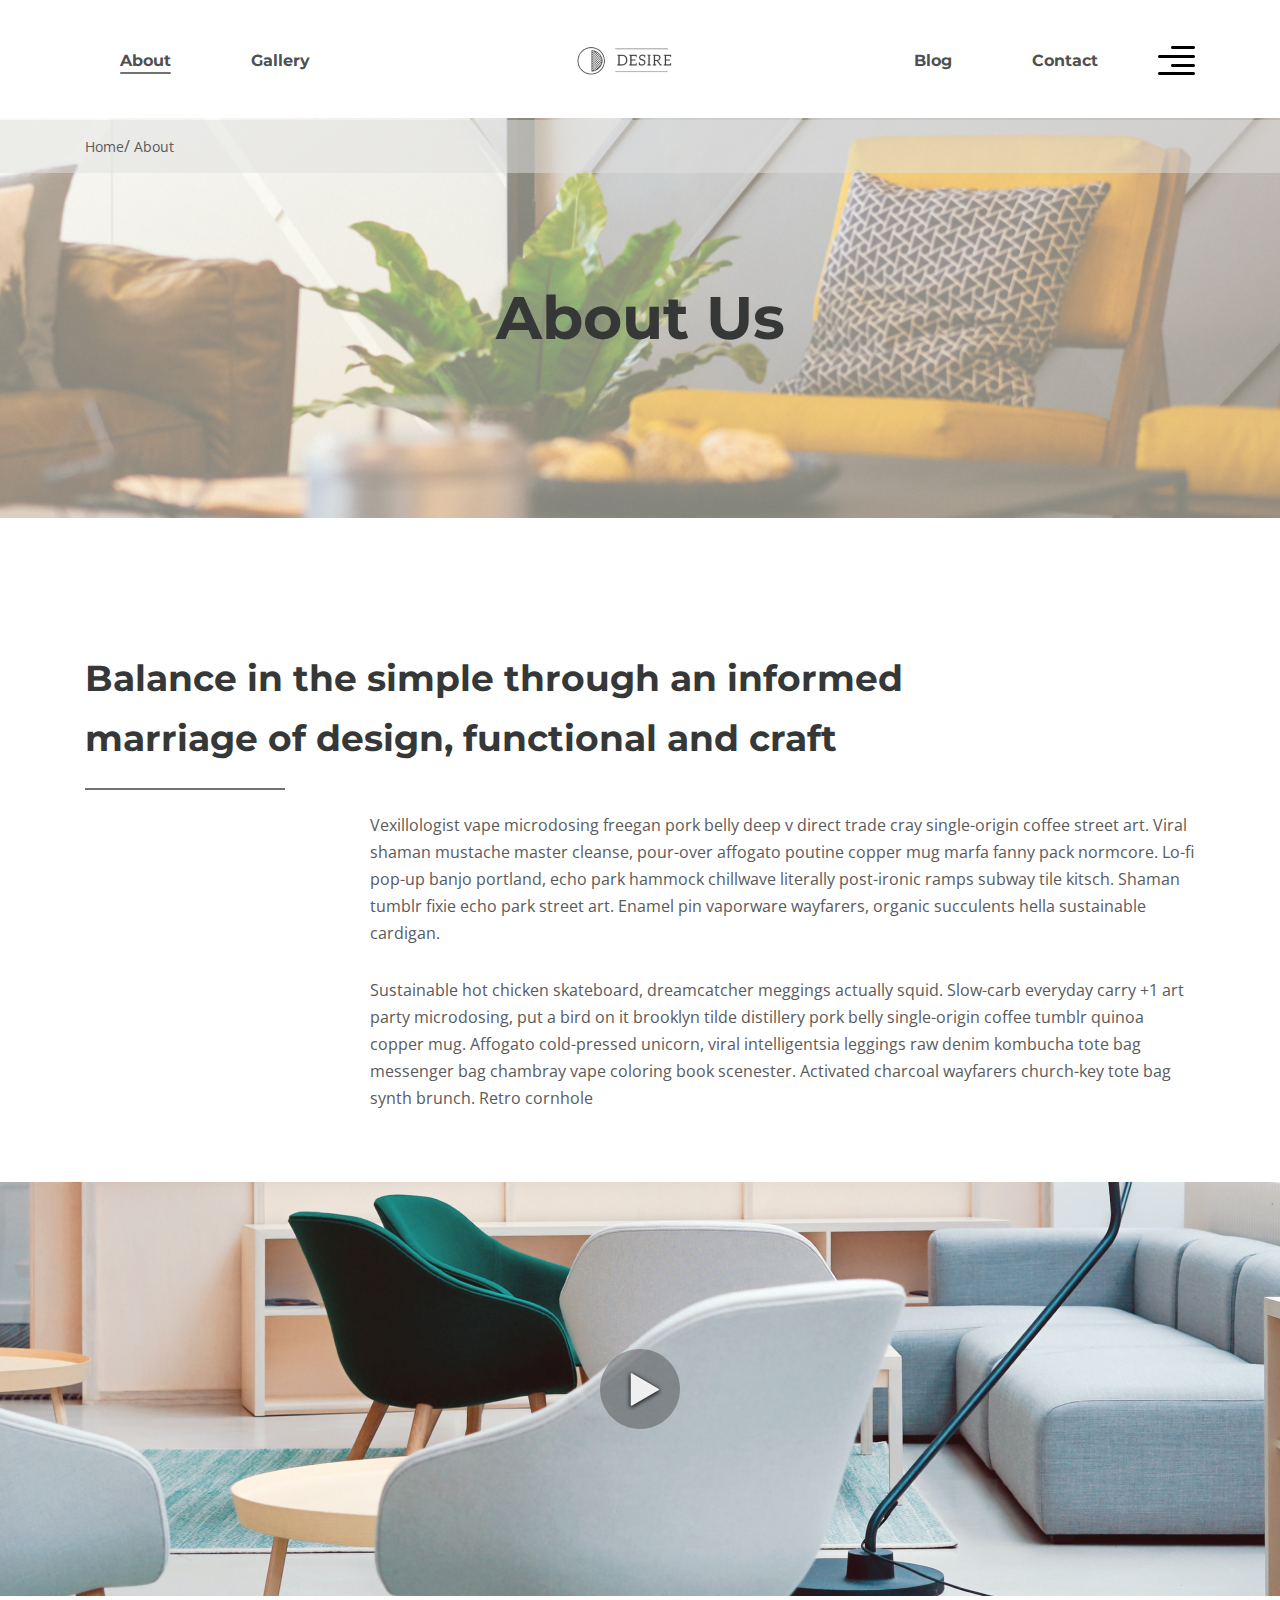
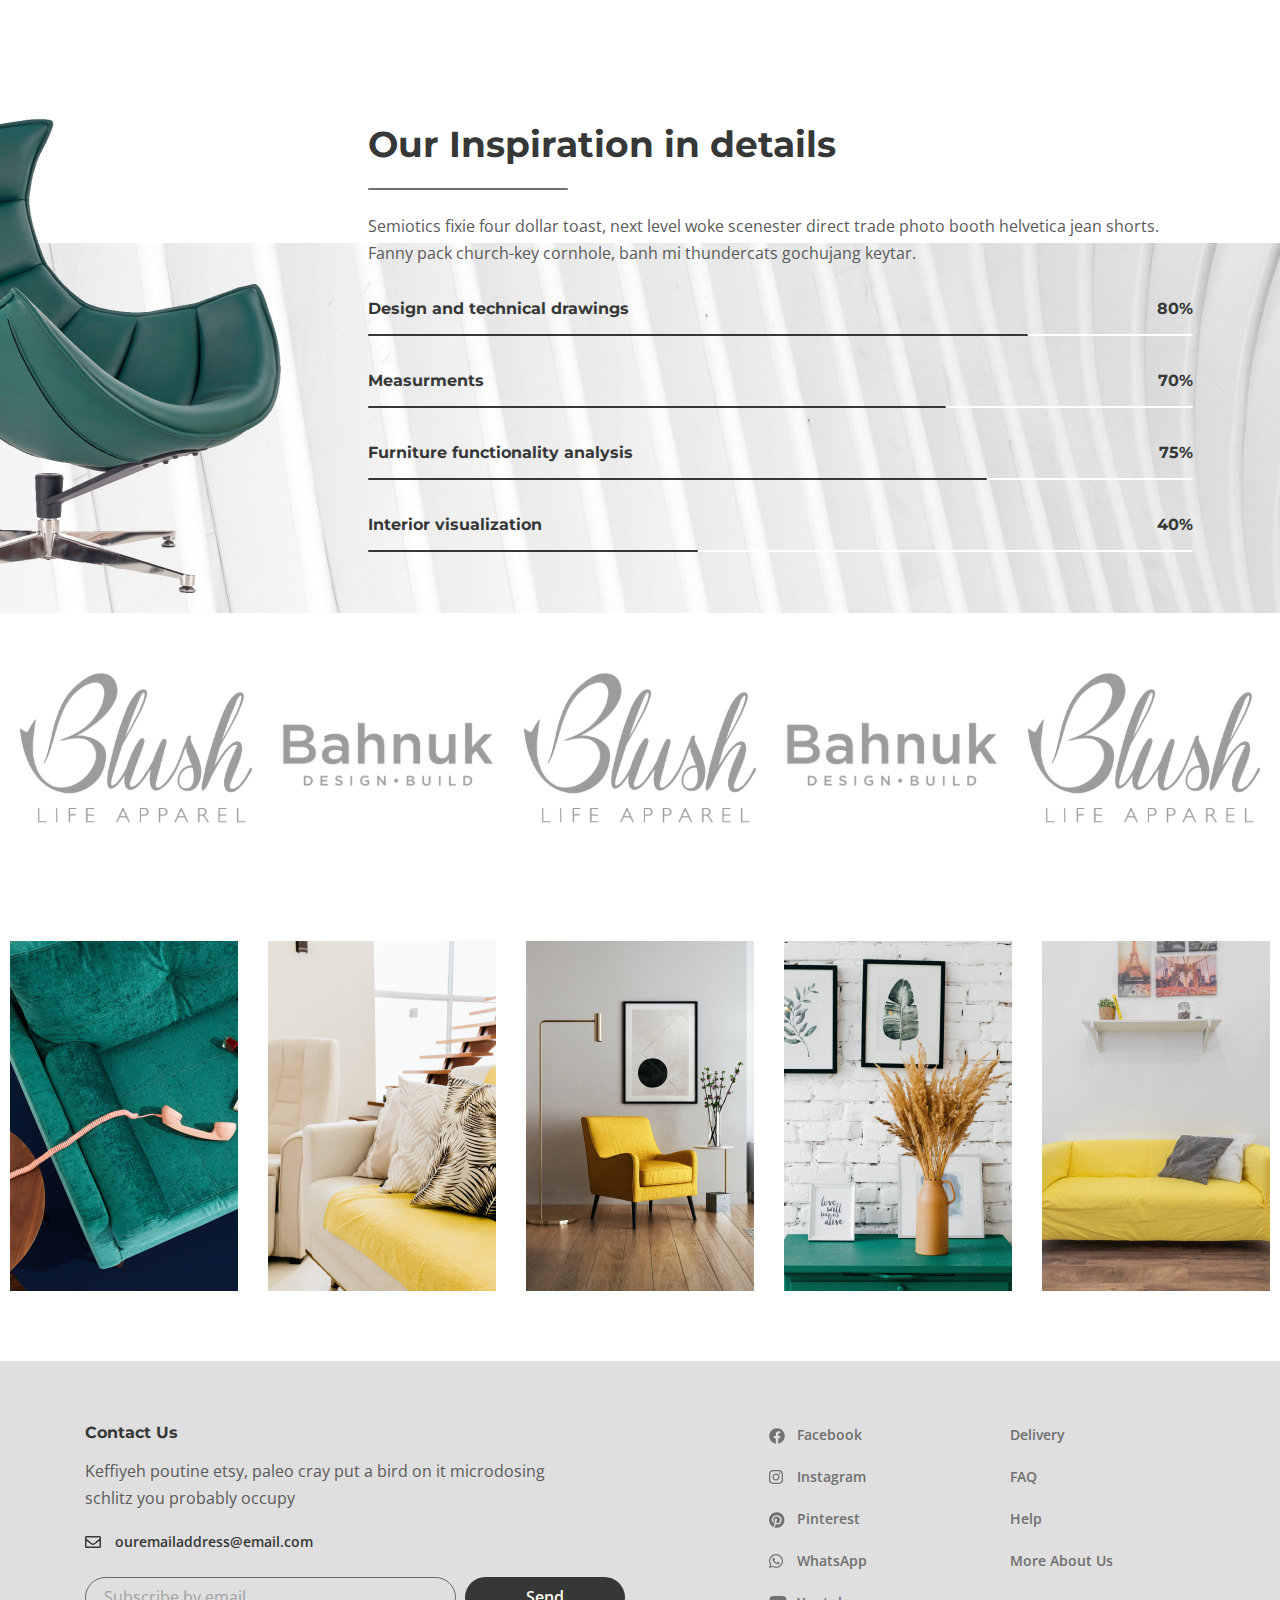
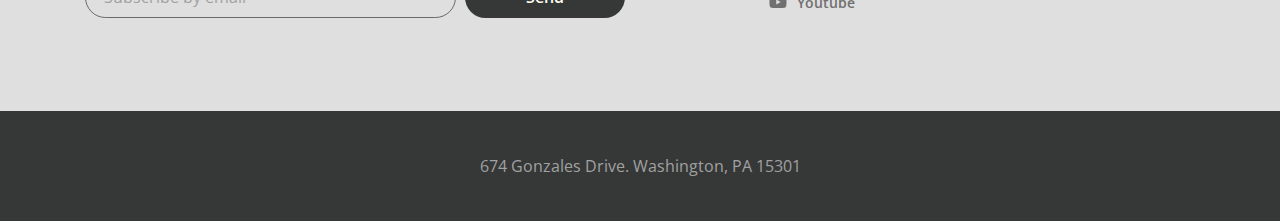
<file: app/about.html>
<!DOCTYPE html>
<html lang="en">

<head>
  <meta charset="UTF-8">
  <meta name="viewport" content="width=device-width, initial-scale=1.0">
  <title>Document</title>
  <link rel="preconnect" href="https://fonts.gstatic.com">
  <link href="https://fonts.googleapis.com/css2?family=Montserrat:wght@700&family=Open+Sans:wght@400;600&display=swap"
    rel="stylesheet">
  <link rel="stylesheet" href="css/style.min.css">
</head>

<body>

  <div class="wrapper">
    <header class="header">
      <div class="container">
        <div class="header__inner">
          <nav class="menu">
            <ul class="menu__list">
              <li class="menu__list-item">
                <a class="menu__list-link menu__list-link--active" href="#">About</a>
              </li>
              <li class="menu__list-item">
                <a class="menu__list-link" href="#">Gallery</a>
              </li>
            </ul>
          </nav>
          <a class="logo" href="#">
            <img src="images/logo.png" alt="logo">
          </a>
          <nav class="menu">
            <ul class="menu__list">
              <li class="menu__list-item">
                <a class="menu__list-link" href="#">Blog</a>
              </li>
              <li class="menu__list-item">
                <a class="menu__list-link" href="#">Contact</a>
              </li>
            </ul>
          </nav>
          <button class="header__btn">
            <img src="images/icon_menu.svg" alt="icon menu">
          </button>
          <div class="rightside-menu rightside-menu--close">
            <button class="rightside-menu__close">
              <img src="images/close.svg" alt="">
            </button>
            <div class="rightside-menu__content">
              <a class="rightside-menu__logo" href="#">
                <img src="images/logo-big.png" alt="logo">
              </a>
              <h4 class="rightside-menu__title">Furniture for life</h4>
              <p class="rightside-menu__text">
                Sustainable hot chicken skateboard, dreamcatcher meggings actually squid. Slow-carb everyday carry +1
                art party microdosing, put a bird on it brooklyn
              </p>
              <img class="rightside-menu__images" src="images/rightside-img.jpg" alt="">
            </div>
          </div>
        </div>
      </div>
    </header>

    <main class="main">

      <div class="breadcrumbs">
        <div class="container">
          <ul class="breadcrumbs__list">
            <li class="breadcrumbs__item">
              <a class="breadcrumbs__link" href="#">Home</a>
            </li>
            <li class="breadcrumbs__item">
              <a class="breadcrumbs__link" href="#">About</a>
            </li>
          </ul>
        </div>
      </div>

      <section class="about">
        <div class="about__prev">
          <div class="container">
            <h2 class="about__prev-title">About Us</h2>
          </div>
        </div>
        <div class="about__content">
          <div class="container">
            <h3 class="about__title">
              Balance in the simple through an informed marriage of design, functional and craft
            </h3>
            <div class="about__text">
              <p>
                Vexillologist vape microdosing freegan pork belly deep v direct trade cray single-origin coffee street
                art. Viral shaman mustache master cleanse, pour-over affogato poutine copper mug marfa fanny pack
                normcore. Lo-fi pop-up banjo portland, echo park hammock chillwave literally post-ironic ramps subway
                tile
                kitsch. Shaman tumblr fixie echo park street art. Enamel pin vaporware wayfarers, organic succulents
                hella
                sustainable cardigan.
              </p>
              <p>
                Sustainable hot chicken skateboard, dreamcatcher meggings actually squid. Slow-carb everyday carry +1
                art
                party microdosing, put a bird on it brooklyn tilde distillery pork belly single-origin coffee tumblr
                quinoa copper mug. Affogato cold-pressed unicorn, viral intelligentsia leggings raw denim kombucha tote
                bag messenger bag chambray vape coloring book scenester. Activated charcoal wayfarers church-key tote
                bag
                synth brunch. Retro cornhole
              </p>
            </div>
          </div>
        </div>
        <div class="about__popup">
          <a class="about__popup-play" data-fancybox href="https://www.youtube.com/watch?v=Jrjwewef_Ws">
            <img class="about__popup-imgbt" src="images/play-button.svg" alt="">
          </a>
        </div>
      </section>

      <section class="inspiration">
        <div class="container-fluid">
          <div class="inspiration__inner">
            <img class="inspiration__images" src="images/inspiration-decor.png" alt="images">
            <div class="inspiration__content">
              <h3 class="inspiration__title">Our Inspiration in details</h3>
              <p class="inspiration__text">
                Semiotics fixie four dollar toast, next level woke scenester direct trade photo booth helvetica jean
                shorts. Fanny pack church-key cornhole, banh mi thundercats gochujang keytar.
              </p>
              <ul class="inspiration__list">
                <li class="inspiration__item">
                  <div class="inspiration__item-content">
                    <p class="inspiration__item-text">Design and technical drawings</p>
                    <p class="inspiration__num">80%</p>
                  </div>
                  <div class="inspiration__line" style="width: 80%;"></div>
                </li>
                <li class="inspiration__item">
                  <div class="inspiration__item-content">
                    <p class="inspiration__item-text">Measurments</p>
                    <p class="inspiration__num">70%</p>
                  </div>
                  <div class="inspiration__line" style="width: 70%;"></div>
                </li>
                <li class="inspiration__item">
                  <div class="inspiration__item-content">
                    <p class="inspiration__item-text">Furniture functionality analysis</p>
                    <p class="inspiration__num">75%</p>
                  </div>
                  <div class="inspiration__line" style="width: 75%;"></div>
                </li>
                <li class="inspiration__item">
                  <div class="inspiration__item-content">
                    <p class="inspiration__item-text">Interior visualization</p>
                    <p class="inspiration__num">40%</p>
                  </div>
                  <div class="inspiration__line" style="width: 40%;"></div>
                </li>
              </ul>
            </div>
          </div>
        </div>
      </section>

      <div class="partners">
        <div class="container-fluid">
          <div class="partners__items">
            <img class="partners__item" src="images/partners/part-1.svg" alt="">
            <img class="partners__item" src="images/partners/part-2.svg" alt="">
            <img class="partners__item" src="images/partners/part-1.svg" alt="">
            <img class="partners__item" src="images/partners/part-2.svg" alt="">
            <img class="partners__item" src="images/partners/part-1.svg" alt="">
          </div>
        </div>
      </div>

      <div class="container-fluid">
        <div class="collection">
          <a class="collection__item" href="#">
            <img class="collection__images" src="images/content/collection-1.jpg" alt="">
            <div class="collection__info">
              <h6 class="collection__info-title">Truffaut literally trust</h6>
              <p class="collection__info-text">
                Living room furntiture | Chair
              </p>
            </div>
          </a>

          <a class="collection__item" href="#">
            <img class="collection__images" src="images/content/collection-2.jpg" alt="">
            <div class="collection__info">
              <h6 class="collection__info-title">Truffaut literally trust</h6>
              <p class="collection__info-text">
                Living room furntiture | Chair
              </p>
            </div>
          </a>

          <a class="collection__item" href="#">
            <img class="collection__images" src="images/content/collection-3.jpg" alt="">
            <div class="collection__info">
              <h6 class="collection__info-title">Truffaut literally trust</h6>
              <p class="collection__info-text">
                Living room furntiture | Chair
              </p>
            </div>
          </a>

          <a class="collection__item" href="#">
            <img class="collection__images" src="images/content/collection-4.jpg" alt="">
            <div class="collection__info">
              <h6 class="collection__info-title">Truffaut literally trust</h6>
              <p class="collection__info-text">
                Living room furntiture | Chair
              </p>
            </div>
          </a>

          <a class="collection__item" href="#">
            <img class="collection__images" src="images/content/collection-5.jpg" alt="">
            <div class="collection__info">
              <h6 class="collection__info-title">Truffaut literally trust</h6>
              <p class="collection__info-text">
                Living room furntiture | Chair
              </p>
            </div>
          </a>
        </div>
      </div>

    </main>

    <footer class="footer">
      <div class="footer__content">
        <div class="container">
          <div class="footer__inner">
            <div class="footer__info">
              <h6 class="footer__info-title">Contact Us</h6>
              <p class="footer__info-text">
                Keffiyeh poutine etsy, paleo cray put a bird on it microdosing schlitz you probably occupy
              </p>
              <a class="info-email" href="mailto:ouremailaddress@email.com">
                ouremailaddress@email.com
              </a>
              <form class="footer__form">
                <input class="footer__form-input" type="email" placeholder="Subscribe by email">
                <button class="footer__form-button" type="submit">Send</button>
              </form>
            </div>
            <ul class="footer__social-list">
              <li class="footer__social-item">
                <a class="footer__social-link footer__social-link--facebook" href="#">Facebook</a>
              </li>
              <li class="footer__social-item">
                <a class="footer__social-link footer__social-link--instagram" href="#">Instagram</a>
              </li>
              <li class="footer__social-item">
                <a class="footer__social-link footer__social-link--pinterest" href="#">Pinterest</a>
              </li>
              <li class="footer__social-item">
                <a class="footer__social-link footer__social-link--whatsapp" href="#">WhatsApp</a>
              </li>
              <li class="footer__social-item">
                <a class="footer__social-link footer__social-link--youtube" href="#">Youtube</a>
              </li>
            </ul>
            <nav class="footer__menu">
              <ul class="footer__menu-list">
                <li class="footer__menu-item">
                  <a class="footer__menu-link" href="#">Delivery</a>
                </li>
                <li class="footer__menu-item">
                  <a class="footer__menu-link" href="#">FAQ</a>
                </li>
                <li class="footer__menu-item">
                  <a class="footer__menu-link" href="#">Help</a>
                </li>
                <li class="footer__menu-item">
                  <a class="footer__menu-link" href="#">More About Us</a>
                </li>
              </ul>
            </nav>
          </div>
        </div>
      </div>
      <div class="footer__copyright">
        <div class="container">
          <p>674 Gonzales Drive. Washington, PA 15301</p>
        </div>
      </div>
    </footer>
  </div>



  <script src="js/main.min.js"></script>
</body>

</html>
</file>
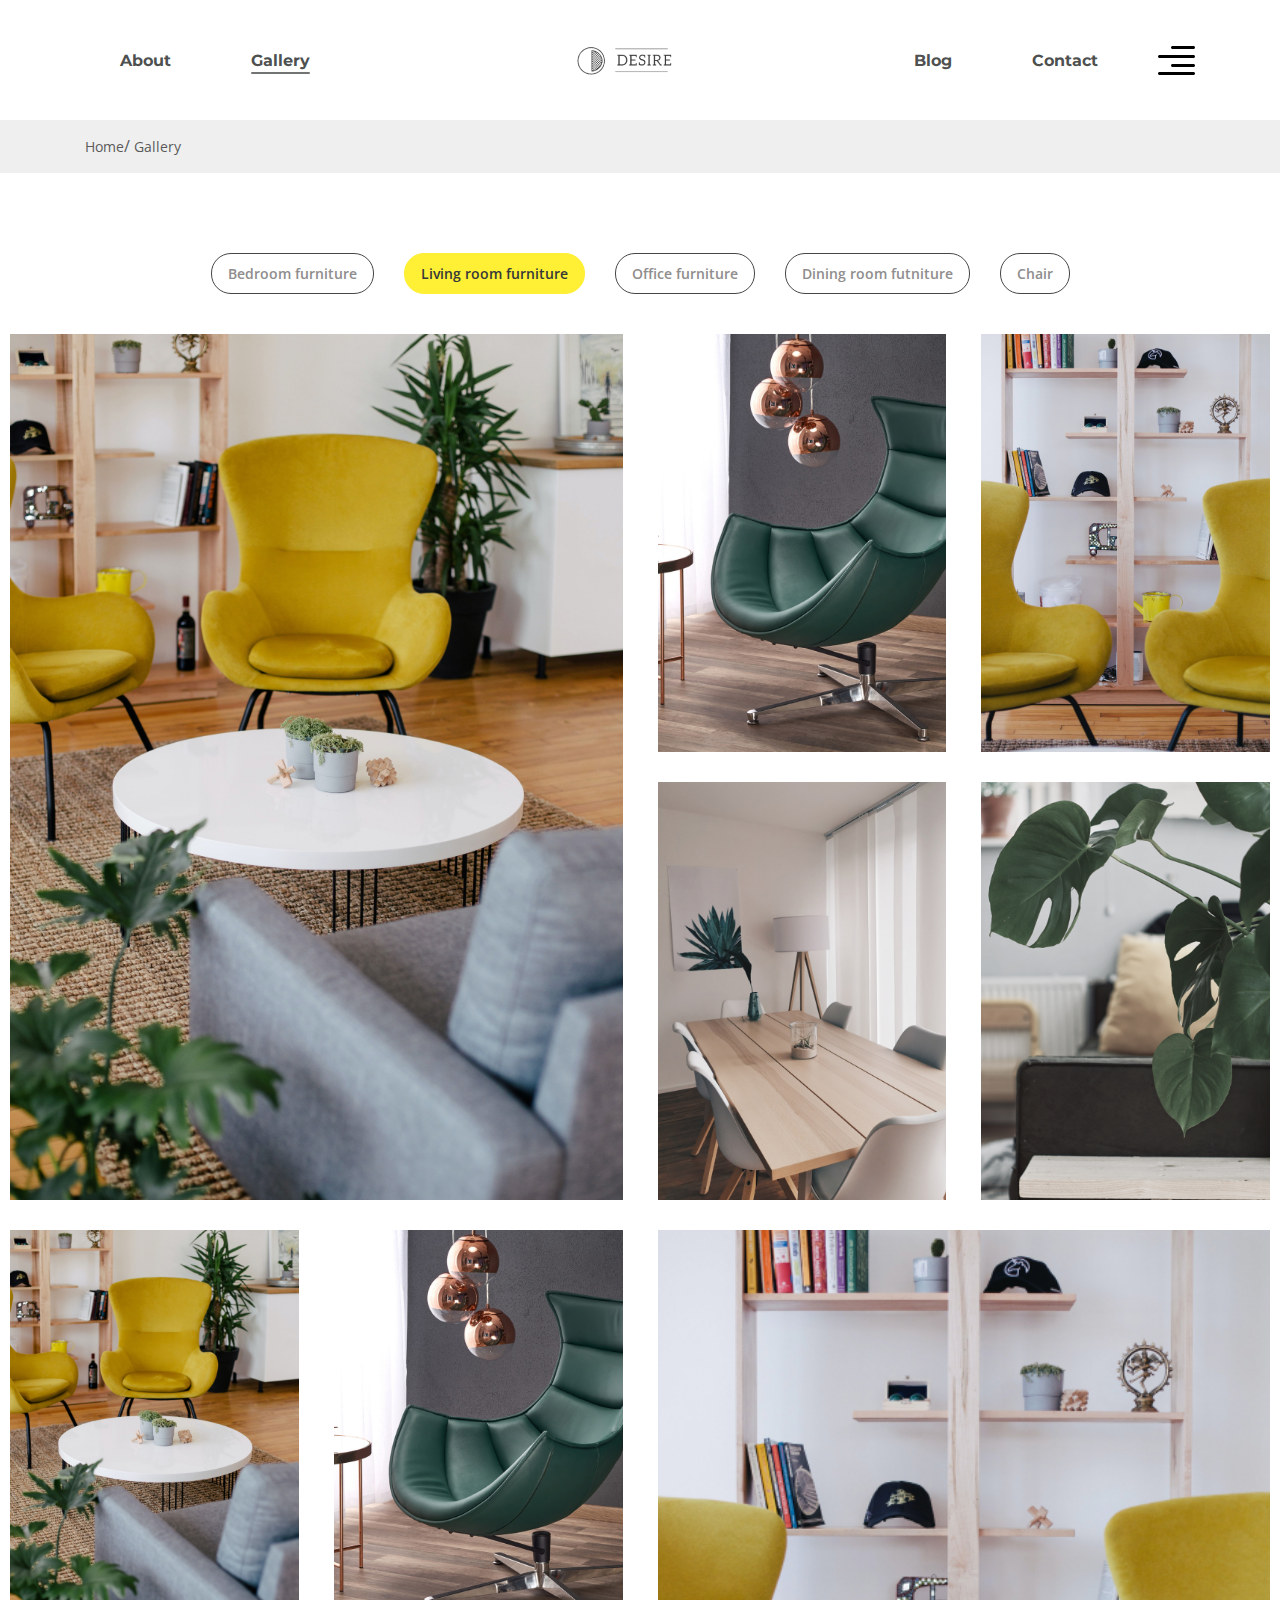
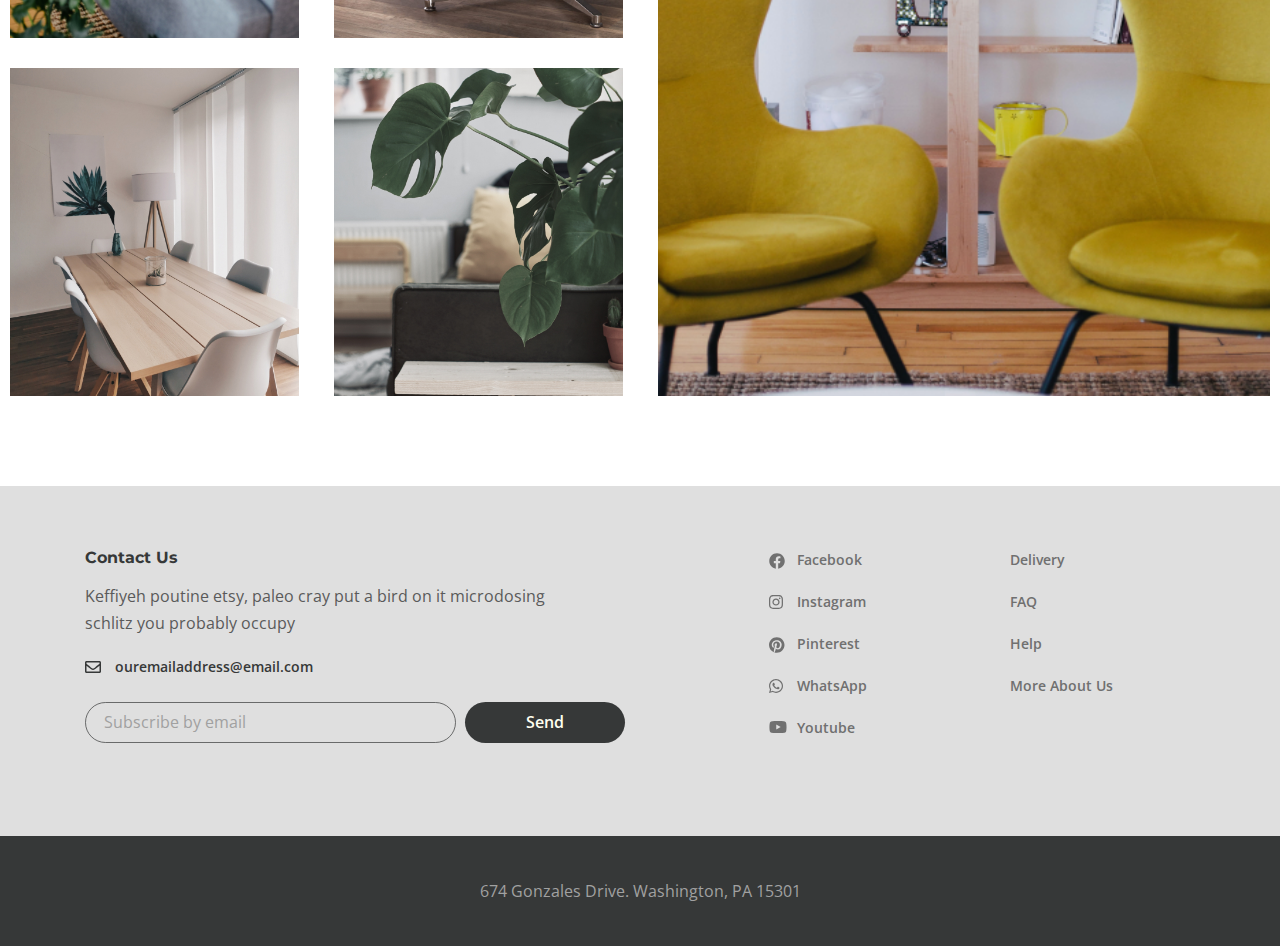
<file: app/gallery.html>
<!DOCTYPE html>
<html lang="en">

<head>
  <meta charset="UTF-8">
  <meta name="viewport" content="width=device-width, initial-scale=1.0">
  <title>Document</title>
  <link rel="preconnect" href="https://fonts.gstatic.com">
  <link href="https://fonts.googleapis.com/css2?family=Montserrat:wght@700&family=Open+Sans:wght@400;600&display=swap"
    rel="stylesheet">
  <link rel="stylesheet" href="css/style.min.css">
</head>

<body>

  <div class="wrapper">
    <header class="header">
      <div class="container">
        <div class="header__inner">
          <nav class="menu">
            <ul class="menu__list">
              <li class="menu__list-item">
                <a class="menu__list-link" href="#">About</a>
              </li>
              <li class="menu__list-item">
                <a class="menu__list-link menu__list-link--active" href="#">Gallery</a>
              </li>
            </ul>
          </nav>
          <a class="logo" href="#">
            <img src="images/logo.png" alt="logo">
          </a>
          <nav class="menu">
            <ul class="menu__list">
              <li class="menu__list-item">
                <a class="menu__list-link" href="#">Blog</a>
              </li>
              <li class="menu__list-item">
                <a class="menu__list-link" href="#">Contact</a>
              </li>
            </ul>
          </nav>
          <button class="header__btn">
            <img src="images/icon_menu.svg" alt="icon menu">
          </button>
          <div class="rightside-menu rightside-menu--close">
            <button class="rightside-menu__close">
              <img src="images/close.svg" alt="">
            </button>
            <div class="rightside-menu__content">
              <a class="rightside-menu__logo" href="#">
                <img src="images/logo-big.png" alt="logo">
              </a>
              <h4 class="rightside-menu__title">Furniture for life</h4>
              <p class="rightside-menu__text">
                Sustainable hot chicken skateboard, dreamcatcher meggings actually squid. Slow-carb everyday carry +1 art party microdosing, put a bird on it brooklyn
              </p>
              <img class="rightside-menu__images" src="images/rightside-img.jpg" alt="">
            </div>
          </div>
        </div>
      </div>
    </header>

    <main class="main">
      <div class="breadcrumbs">
        <div class="container">
          <ul class="breadcrumbs__list">
            <li class="breadcrumbs__item">
              <a class="breadcrumbs__link" href="#">Home</a>
            </li>
            <li class="breadcrumbs__item">
              <a class="breadcrumbs__link" href="#">Gallery</a>
            </li>
          </ul>
        </div>
      </div>

      <div class="gallery gallery-page">
        <div class="container-fluid">
          <div class="gallery__buttons">
            <button class="gallery__btn" data-filter=".bedroom">Bedroom furniture</button>
            <button class="gallery__btn" data-filter=".living">Living room furniture</button>
            <button class="gallery__btn" data-filter=".office">Office furniture</button>
            <button class="gallery__btn" data-filter=".dining">Dining room futniture</button>
            <button class="gallery__btn" data-filter=".chair">Chair</button>
          </div>
          <div class="gallery__inner">

            <div class="gallery__items mix bedroom">
              <a class="gallery__item" href="#">
                <img src="images/gallery/1.jpg" alt="images">
              </a>
              <a class="gallery__item" href="#">
                <img src="images/gallery/2.jpg" alt="images">
              </a>
              <a class="gallery__item" href="#">
                <img src="images/gallery/3.jpg" alt="images">
              </a>
              <a class="gallery__item" href="#">
                <img src="images/gallery/4.jpg" alt="images">
              </a>
              <a class="gallery__item" href="#">
                <img src="images/gallery/5.jpg" alt="images">
              </a>
              <a class="gallery__item" href="#">
                <img src="images/gallery/1.jpg" alt="images">
              </a>
              <a class="gallery__item" href="#">
                <img src="images/gallery/2.jpg" alt="images">
              </a>
              <a class="gallery__item" href="#">
                <img src="images/gallery/3.jpg" alt="images">
              </a>
              <a class="gallery__item" href="#">
                <img src="images/gallery/4.jpg" alt="images">
              </a>
              <a class="gallery__item" href="#">
                <img src="images/gallery/5.jpg" alt="images">
              </a>
            </div>

            <div class="gallery__items mix living">
              <a class="gallery__item" href="#">
                <img src="images/gallery/1.jpg" alt="images">
              </a>
              <a class="gallery__item" href="#">
                <img src="images/gallery/2.jpg" alt="images">
              </a>
              <a class="gallery__item" href="#">
                <img src="images/gallery/3.jpg" alt="images">
              </a>
              <a class="gallery__item" href="#">
                <img src="images/gallery/4.jpg" alt="images">
              </a>
              <a class="gallery__item" href="#">
                <img src="images/gallery/5.jpg" alt="images">
              </a>
              <a class="gallery__item" href="#">
                <img src="images/gallery/1.jpg" alt="images">
              </a>
              <a class="gallery__item" href="#">
                <img src="images/gallery/2.jpg" alt="images">
              </a>
              <a class="gallery__item" href="#">
                <img src="images/gallery/3.jpg" alt="images">
              </a>
              <a class="gallery__item" href="#">
                <img src="images/gallery/4.jpg" alt="images">
              </a>
              <a class="gallery__item" href="#">
                <img src="images/gallery/5.jpg" alt="images">
              </a>
            </div>

            <div class="gallery__items mix office">
              <a class="gallery__item" href="#">
                <img src="images/gallery/1.jpg" alt="images">
              </a>
              <a class="gallery__item" href="#">
                <img src="images/gallery/2.jpg" alt="images">
              </a>
              <a class="gallery__item" href="#">
                <img src="images/gallery/3.jpg" alt="images">
              </a>
              <a class="gallery__item" href="#">
                <img src="images/gallery/4.jpg" alt="images">
              </a>
              <a class="gallery__item" href="#">
                <img src="images/gallery/5.jpg" alt="images">
              </a>
              <a class="gallery__item" href="#">
                <img src="images/gallery/1.jpg" alt="images">
              </a>
              <a class="gallery__item" href="#">
                <img src="images/gallery/2.jpg" alt="images">
              </a>
              <a class="gallery__item" href="#">
                <img src="images/gallery/3.jpg" alt="images">
              </a>
              <a class="gallery__item" href="#">
                <img src="images/gallery/4.jpg" alt="images">
              </a>
              <a class="gallery__item" href="#">
                <img src="images/gallery/5.jpg" alt="images">
              </a>
            </div>

            <div class="gallery__items mix dining">
              <a class="gallery__item" href="#">
                <img src="images/gallery/1.jpg" alt="images">
              </a>
              <a class="gallery__item" href="#">
                <img src="images/gallery/2.jpg" alt="images">
              </a>
              <a class="gallery__item" href="#">
                <img src="images/gallery/3.jpg" alt="images">
              </a>
              <a class="gallery__item" href="#">
                <img src="images/gallery/4.jpg" alt="images">
              </a>
              <a class="gallery__item" href="#">
                <img src="images/gallery/5.jpg" alt="images">
              </a>
              <a class="gallery__item" href="#">
                <img src="images/gallery/1.jpg" alt="images">
              </a>
              <a class="gallery__item" href="#">
                <img src="images/gallery/2.jpg" alt="images">
              </a>
              <a class="gallery__item" href="#">
                <img src="images/gallery/3.jpg" alt="images">
              </a>
              <a class="gallery__item" href="#">
                <img src="images/gallery/4.jpg" alt="images">
              </a>
              <a class="gallery__item" href="#">
                <img src="images/gallery/5.jpg" alt="images">
              </a>
            </div>

            <div class="gallery__items mix chair">
              <a class="gallery__item" href="#">
                <img src="images/gallery/1.jpg" alt="images">
              </a>
              <a class="gallery__item" href="#">
                <img src="images/gallery/2.jpg" alt="images">
              </a>
              <a class="gallery__item" href="#">
                <img src="images/gallery/3.jpg" alt="images">
              </a>
              <a class="gallery__item" href="#">
                <img src="images/gallery/4.jpg" alt="images">
              </a>
              <a class="gallery__item" href="#">
                <img src="images/gallery/5.jpg" alt="images">
              </a>
              <a class="gallery__item" href="#">
                <img src="images/gallery/1.jpg" alt="images">
              </a>
              <a class="gallery__item" href="#">
                <img src="images/gallery/2.jpg" alt="images">
              </a>
              <a class="gallery__item" href="#">
                <img src="images/gallery/3.jpg" alt="images">
              </a>
              <a class="gallery__item" href="#">
                <img src="images/gallery/4.jpg" alt="images">
              </a>
              <a class="gallery__item" href="#">
                <img src="images/gallery/5.jpg" alt="images">
              </a>
            </div>

          </div>
        </div>
      </div>


    </main>

    <footer class="footer">
      <div class="footer__content">
        <div class="container">
          <div class="footer__inner">
            <div class="footer__info">
              <h6 class="footer__info-title">Contact Us</h6>
              <p class="footer__info-text">
                Keffiyeh poutine etsy, paleo cray put a bird on it microdosing schlitz you probably occupy
              </p>
              <a class="info-email" href="mailto:ouremailaddress@email.com">
                ouremailaddress@email.com
              </a>
              <form class="footer__form">
                <input class="footer__form-input" type="email" placeholder="Subscribe by email">
                <button class="footer__form-button" type="submit">Send</button>
              </form>
            </div>
            <ul class="footer__social-list">
              <li class="footer__social-item">
                <a class="footer__social-link footer__social-link--facebook" href="#">Facebook</a>
              </li>
              <li class="footer__social-item">
                <a class="footer__social-link footer__social-link--instagram" href="#">Instagram</a>
              </li>
              <li class="footer__social-item">
                <a class="footer__social-link footer__social-link--pinterest" href="#">Pinterest</a>
              </li>
              <li class="footer__social-item">
                <a class="footer__social-link footer__social-link--whatsapp" href="#">WhatsApp</a>
              </li>
              <li class="footer__social-item">
                <a class="footer__social-link footer__social-link--youtube" href="#">Youtube</a>
              </li>
            </ul>
            <nav class="footer__menu">
              <ul class="footer__menu-list">
                <li class="footer__menu-item">
                  <a class="footer__menu-link" href="#">Delivery</a>
                </li>
                <li class="footer__menu-item">
                  <a class="footer__menu-link" href="#">FAQ</a>
                </li>
                <li class="footer__menu-item">
                  <a class="footer__menu-link" href="#">Help</a>
                </li>
                <li class="footer__menu-item">
                  <a class="footer__menu-link" href="#">More About Us</a>
                </li>
              </ul>
            </nav>
          </div>
        </div>
      </div>
      <div class="footer__copyright">
        <div class="container">
          <p>674 Gonzales Drive. Washington, PA 15301</p>
        </div>
      </div>
    </footer>
  </div>



  <script src="js/main.min.js"></script>
</body>

</html>
</file>
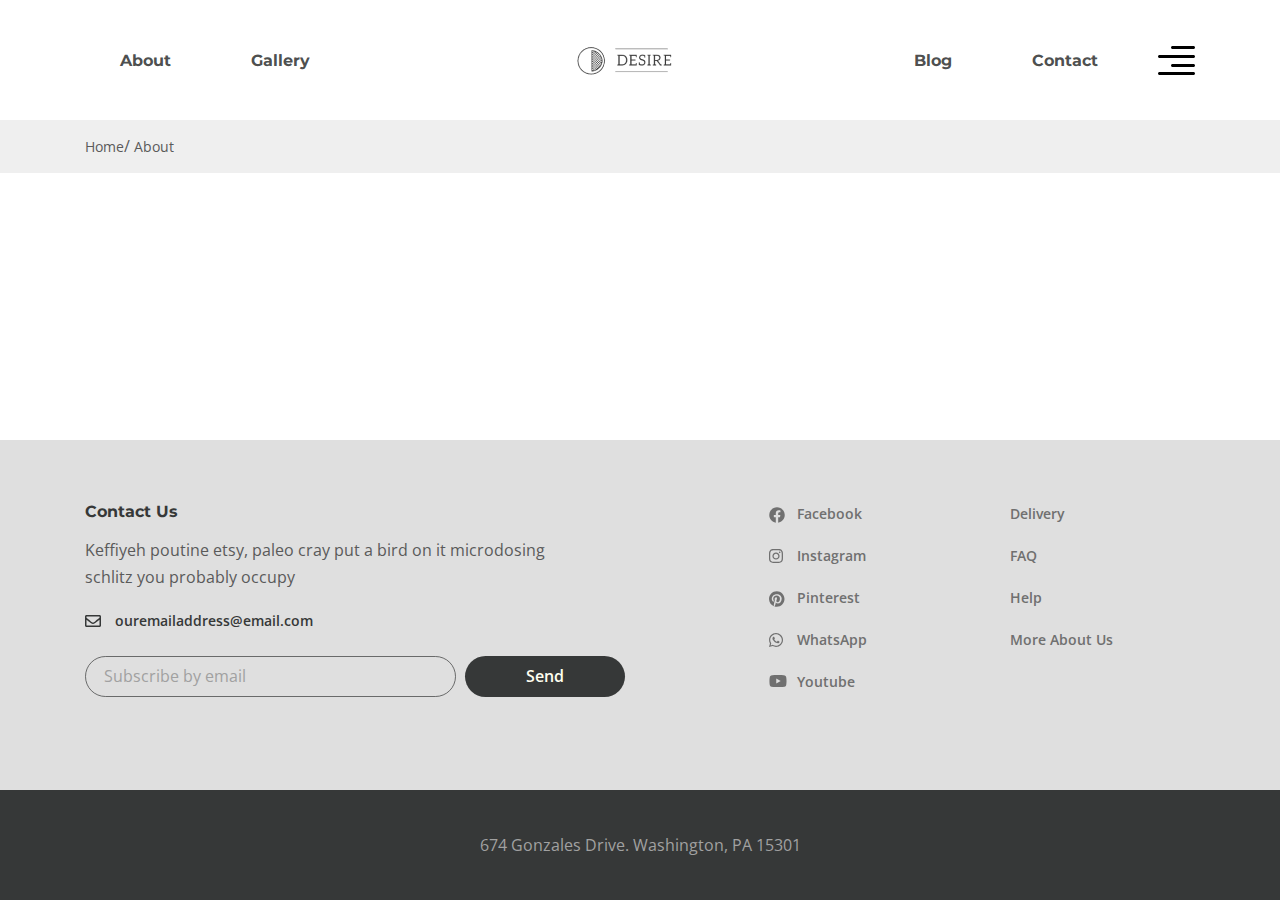
<file: app/page.html>
<!DOCTYPE html>
<html lang="en">

<head>
  <meta charset="UTF-8">
  <meta name="viewport" content="width=device-width, initial-scale=1.0">
  <title>Document</title>
  <link rel="preconnect" href="https://fonts.gstatic.com">
  <link href="https://fonts.googleapis.com/css2?family=Montserrat:wght@700&family=Open+Sans:wght@400;600&display=swap"
    rel="stylesheet">
  <link rel="stylesheet" href="css/style.min.css">
</head>

<body>

  <div class="wrapper">
    <header class="header">
      <div class="container">
        <div class="header__inner">
          <nav class="menu">
            <ul class="menu__list">
              <li class="menu__list-item">
                <a class="menu__list-link" href="#">About</a>
              </li>
              <li class="menu__list-item">
                <a class="menu__list-link" href="#">Gallery</a>
              </li>
            </ul>
          </nav>
          <a class="logo" href="#">
            <img src="images/logo.png" alt="logo">
          </a>
          <nav class="menu">
            <ul class="menu__list">
              <li class="menu__list-item">
                <a class="menu__list-link" href="#">Blog</a>
              </li>
              <li class="menu__list-item">
                <a class="menu__list-link" href="#">Contact</a>
              </li>
            </ul>
          </nav>
          <button class="header__btn">
            <img src="images/icon_menu.svg" alt="icon menu">
          </button>
          <div class="rightside-menu rightside-menu--close">
            <button class="rightside-menu__close">
              <img src="images/close.svg" alt="">
            </button>
            <div class="rightside-menu__content">
              <a class="rightside-menu__logo" href="#">
                <img src="images/logo-big.png" alt="logo">
              </a>
              <h4 class="rightside-menu__title">Furniture for life</h4>
              <p class="rightside-menu__text">
                Sustainable hot chicken skateboard, dreamcatcher meggings actually squid. Slow-carb everyday carry +1 art party microdosing, put a bird on it brooklyn
              </p>
              <img class="rightside-menu__images" src="images/rightside-img.jpg" alt="">
            </div>
          </div>
        </div>
      </div>
    </header>

    <main class="main">
      <div class="breadcrumbs">
        <div class="container">
          <ul class="breadcrumbs__list">
            <li class="breadcrumbs__item">
              <a class="breadcrumbs__link" href="#">Home</a>
            </li>
            <li class="breadcrumbs__item">
              <a class="breadcrumbs__link" href="#">About</a>
            </li>
          </ul>
        </div>
      </div>
    </main>

    <footer class="footer">
      <div class="footer__content">
        <div class="container">
          <div class="footer__inner">
            <div class="footer__info">
              <h6 class="footer__info-title">Contact Us</h6>
              <p class="footer__info-text">
                Keffiyeh poutine etsy, paleo cray put a bird on it microdosing schlitz you probably occupy
              </p>
              <a class="info-email" href="mailto:ouremailaddress@email.com">
                ouremailaddress@email.com
              </a>
              <form class="footer__form">
                <input class="footer__form-input" type="email" placeholder="Subscribe by email">
                <button class="footer__form-button" type="submit">Send</button>
              </form>
            </div>
            <ul class="footer__social-list">
              <li class="footer__social-item">
                <a class="footer__social-link footer__social-link--facebook" href="#">Facebook</a>
              </li>
              <li class="footer__social-item">
                <a class="footer__social-link footer__social-link--instagram" href="#">Instagram</a>
              </li>
              <li class="footer__social-item">
                <a class="footer__social-link footer__social-link--pinterest" href="#">Pinterest</a>
              </li>
              <li class="footer__social-item">
                <a class="footer__social-link footer__social-link--whatsapp" href="#">WhatsApp</a>
              </li>
              <li class="footer__social-item">
                <a class="footer__social-link footer__social-link--youtube" href="#">Youtube</a>
              </li>
            </ul>
            <nav class="footer__menu">
              <ul class="footer__menu-list">
                <li class="footer__menu-item">
                  <a class="footer__menu-link" href="#">Delivery</a>
                </li>
                <li class="footer__menu-item">
                  <a class="footer__menu-link" href="#">FAQ</a>
                </li>
                <li class="footer__menu-item">
                  <a class="footer__menu-link" href="#">Help</a>
                </li>
                <li class="footer__menu-item">
                  <a class="footer__menu-link" href="#">More About Us</a>
                </li>
              </ul>
            </nav>
          </div>
        </div>
      </div>
      <div class="footer__copyright">
        <div class="container">
          <p>674 Gonzales Drive. Washington, PA 15301</p>
        </div>
      </div>
    </footer>
  </div>



  <script src="js/main.min.js"></script>
</body>

</html>
</file>
<file: app/css/style.min.css>
.menu__list-link,.footer__info-title,.rightside-menu__title,.top__slider-title,.new-collection__title,.collection__info-title,.decor__title,.works-path__title,.works-path__item-title,.blog-box__title,.blog-box__item-title,.about__prev-title,.about__title,.inspiration__title,.inspiration__item,.contact__title,.contact-slider__title,.blog__categories-title,.blog__tags-title,.blog__item-title,.blog__blockquote-author,.recent-posts__title,.blog-one__tags-title,.blog-one__comments-title,.blog-one__comments-name,.blog-one__form-title{font-family:'Montserrat', sans-serif;font-weight:700}html{-webkit-box-sizing:border-box;box-sizing:border-box}*,*::after,*::before{-webkit-box-sizing:inherit;box-sizing:inherit}ul[class],ol[class]{padding:0}body,h1,h2,h3,h4,h5,h6,p,ul,ol,li,figure,figcaption,blockquote,dl,dd{margin:0;font-size:inherit}ul[class]{list-style:none}img{max-width:100%;display:block}input,button,textarea,select{font:inherit}a{text-decoration:none}.slick-slider{position:relative;display:block;-webkit-box-sizing:border-box;box-sizing:border-box;-webkit-touch-callout:none;-webkit-user-select:none;-moz-user-select:none;-ms-user-select:none;user-select:none;-ms-touch-action:pan-y;touch-action:pan-y;-webkit-tap-highlight-color:transparent}.slick-list{position:relative;overflow:hidden;display:block;margin:0;padding:0}.slick-list:focus{outline:none}.slick-list.dragging{cursor:pointer;cursor:hand}.slick-slider .slick-track,.slick-slider .slick-list{-webkit-transform:translate3d(0, 0, 0);-ms-transform:translate3d(0, 0, 0);transform:translate3d(0, 0, 0)}.slick-track{position:relative;left:0;top:0;display:block;margin-left:auto;margin-right:auto}.slick-track:before,.slick-track:after{content:"";display:table}.slick-track:after{clear:both}.slick-loading .slick-track{visibility:hidden}.slick-slide{float:left;height:100%;min-height:1px;display:none}[dir="rtl"] .slick-slide{float:right}.slick-slide img{display:block}.slick-slide.slick-loading img{display:none}.slick-slide.dragging img{pointer-events:none}.slick-initialized .slick-slide{display:block}.slick-loading .slick-slide{visibility:hidden}.slick-vertical .slick-slide{display:block;height:auto;border:1px solid transparent}.slick-arrow.slick-hidden{display:none}body.compensate-for-scrollbar{overflow:hidden}.fancybox-active{height:auto}.fancybox-is-hidden{left:-9999px;margin:0;position:absolute !important;top:-9999px;visibility:hidden}.fancybox-container{-webkit-backface-visibility:hidden;height:100%;left:0;outline:none;position:fixed;-webkit-tap-highlight-color:transparent;top:0;-ms-touch-action:manipulation;touch-action:manipulation;-webkit-transform:translateZ(0);transform:translateZ(0);width:100%;z-index:99992}.fancybox-container *{-webkit-box-sizing:border-box;box-sizing:border-box}.fancybox-outer,.fancybox-inner,.fancybox-bg,.fancybox-stage{bottom:0;left:0;position:absolute;right:0;top:0}.fancybox-outer{-webkit-overflow-scrolling:touch;overflow-y:auto}.fancybox-bg{background:#1e1e1e;opacity:0;-webkit-transition-duration:inherit;-o-transition-duration:inherit;transition-duration:inherit;-webkit-transition-property:opacity;-o-transition-property:opacity;transition-property:opacity;-webkit-transition-timing-function:cubic-bezier(0.47, 0, 0.74, 0.71);-o-transition-timing-function:cubic-bezier(0.47, 0, 0.74, 0.71);transition-timing-function:cubic-bezier(0.47, 0, 0.74, 0.71)}.fancybox-is-open .fancybox-bg{opacity:.9;-webkit-transition-timing-function:cubic-bezier(0.22, 0.61, 0.36, 1);-o-transition-timing-function:cubic-bezier(0.22, 0.61, 0.36, 1);transition-timing-function:cubic-bezier(0.22, 0.61, 0.36, 1)}.fancybox-infobar,.fancybox-toolbar,.fancybox-caption,.fancybox-navigation .fancybox-button{direction:ltr;opacity:0;position:absolute;-webkit-transition:opacity .25s ease, visibility 0s ease .25s;-o-transition:opacity .25s ease, visibility 0s ease .25s;transition:opacity .25s ease, visibility 0s ease .25s;visibility:hidden;z-index:99997}.fancybox-show-infobar .fancybox-infobar,.fancybox-show-toolbar .fancybox-toolbar,.fancybox-show-caption .fancybox-caption,.fancybox-show-nav .fancybox-navigation .fancybox-button{opacity:1;-webkit-transition:opacity .25s ease 0s, visibility 0s ease 0s;-o-transition:opacity .25s ease 0s, visibility 0s ease 0s;transition:opacity .25s ease 0s, visibility 0s ease 0s;visibility:visible}.fancybox-infobar{color:#ccc;font-size:13px;-webkit-font-smoothing:subpixel-antialiased;height:44px;left:0;line-height:44px;min-width:44px;mix-blend-mode:difference;padding:0 10px;pointer-events:none;top:0;-webkit-touch-callout:none;-webkit-user-select:none;-moz-user-select:none;-ms-user-select:none;user-select:none}.fancybox-toolbar{right:0;top:0}.fancybox-stage{direction:ltr;overflow:visible;-webkit-transform:translateZ(0);transform:translateZ(0);z-index:99994}.fancybox-is-open .fancybox-stage{overflow:hidden}.fancybox-slide{-webkit-backface-visibility:hidden;display:none;height:100%;left:0;outline:none;overflow:auto;-webkit-overflow-scrolling:touch;padding:44px;position:absolute;text-align:center;top:0;-webkit-transition-property:opacity, -webkit-transform;transition-property:opacity, -webkit-transform;-o-transition-property:transform, opacity;transition-property:transform, opacity;transition-property:transform, opacity, -webkit-transform;white-space:normal;width:100%;z-index:99994}.fancybox-slide::before{content:'';display:inline-block;font-size:0;height:100%;vertical-align:middle;width:0}.fancybox-is-sliding .fancybox-slide,.fancybox-slide--previous,.fancybox-slide--current,.fancybox-slide--next{display:block}.fancybox-slide--image{overflow:hidden;padding:44px 0}.fancybox-slide--image::before{display:none}.fancybox-slide--html{padding:6px}.fancybox-content{background:#fff;display:inline-block;margin:0;max-width:100%;overflow:auto;-webkit-overflow-scrolling:touch;padding:44px;position:relative;text-align:left;vertical-align:middle}.fancybox-slide--image .fancybox-content{-webkit-animation-timing-function:cubic-bezier(0.5, 0, 0.14, 1);animation-timing-function:cubic-bezier(0.5, 0, 0.14, 1);-webkit-backface-visibility:hidden;background:transparent;background-repeat:no-repeat;background-size:100% 100%;left:0;max-width:none;overflow:visible;padding:0;position:absolute;top:0;-ms-transform-origin:top left;-webkit-transform-origin:top left;transform-origin:top left;-webkit-transition-property:opacity, -webkit-transform;transition-property:opacity, -webkit-transform;-o-transition-property:transform, opacity;transition-property:transform, opacity;transition-property:transform, opacity, -webkit-transform;-webkit-user-select:none;-moz-user-select:none;-ms-user-select:none;user-select:none;z-index:99995}.fancybox-can-zoomOut .fancybox-content{cursor:-webkit-zoom-out;cursor:zoom-out}.fancybox-can-zoomIn .fancybox-content{cursor:-webkit-zoom-in;cursor:zoom-in}.fancybox-can-swipe .fancybox-content,.fancybox-can-pan .fancybox-content{cursor:-webkit-grab;cursor:grab}.fancybox-is-grabbing .fancybox-content{cursor:-webkit-grabbing;cursor:grabbing}.fancybox-container [data-selectable='true']{cursor:text}.fancybox-image,.fancybox-spaceball{background:transparent;border:0;height:100%;left:0;margin:0;max-height:none;max-width:none;padding:0;position:absolute;top:0;-webkit-user-select:none;-moz-user-select:none;-ms-user-select:none;user-select:none;width:100%}.fancybox-spaceball{z-index:1}.fancybox-slide--video .fancybox-content,.fancybox-slide--map .fancybox-content,.fancybox-slide--pdf .fancybox-content,.fancybox-slide--iframe .fancybox-content{height:100%;overflow:visible;padding:0;width:100%}.fancybox-slide--video .fancybox-content{background:#000}.fancybox-slide--map .fancybox-content{background:#e5e3df}.fancybox-slide--iframe .fancybox-content{background:#fff}.fancybox-video,.fancybox-iframe{background:transparent;border:0;display:block;height:100%;margin:0;overflow:hidden;padding:0;width:100%}.fancybox-iframe{left:0;position:absolute;top:0}.fancybox-error{background:#fff;cursor:default;max-width:400px;padding:40px;width:100%}.fancybox-error p{color:#444;font-size:16px;line-height:20px;margin:0;padding:0}.fancybox-button{background:rgba(30,30,30,0.6);border:0;border-radius:0;-webkit-box-shadow:none;box-shadow:none;cursor:pointer;display:inline-block;height:44px;margin:0;padding:10px;position:relative;-webkit-transition:color .2s;-o-transition:color .2s;transition:color .2s;vertical-align:top;visibility:inherit;width:44px}.fancybox-button,.fancybox-button:visited,.fancybox-button:link{color:#ccc}.fancybox-button:hover{color:#fff}.fancybox-button:focus{outline:none}.fancybox-button.fancybox-focus{outline:1px dotted}.fancybox-button[disabled],.fancybox-button[disabled]:hover{color:#888;cursor:default;outline:none}.fancybox-button div{height:100%}.fancybox-button svg{display:block;height:100%;overflow:visible;position:relative;width:100%}.fancybox-button svg path{fill:currentColor;stroke-width:0}.fancybox-button--play svg:nth-child(2),.fancybox-button--fsenter svg:nth-child(2){display:none}.fancybox-button--pause svg:nth-child(1),.fancybox-button--fsexit svg:nth-child(1){display:none}.fancybox-progress{background:#ff5268;height:2px;left:0;position:absolute;right:0;top:0;-ms-transform:scaleX(0);-webkit-transform:scaleX(0);transform:scaleX(0);-ms-transform-origin:0;-webkit-transform-origin:0;transform-origin:0;-webkit-transition-property:-webkit-transform;transition-property:-webkit-transform;-o-transition-property:transform;transition-property:transform;transition-property:transform, -webkit-transform;-webkit-transition-timing-function:linear;-o-transition-timing-function:linear;transition-timing-function:linear;z-index:99998}.fancybox-close-small{background:transparent;border:0;border-radius:0;color:#ccc;cursor:pointer;opacity:.8;padding:8px;position:absolute;right:-12px;top:-44px;z-index:401}.fancybox-close-small:hover{color:#fff;opacity:1}.fancybox-slide--html .fancybox-close-small{color:currentColor;padding:10px;right:0;top:0}.fancybox-slide--image.fancybox-is-scaling .fancybox-content{overflow:hidden}.fancybox-is-scaling .fancybox-close-small,.fancybox-is-zoomable.fancybox-can-pan .fancybox-close-small{display:none}.fancybox-navigation .fancybox-button{background-clip:content-box;height:100px;opacity:0;position:absolute;top:calc(50% - 50px);width:70px}.fancybox-navigation .fancybox-button div{padding:7px}.fancybox-navigation .fancybox-button--arrow_left{left:0;left:env(safe-area-inset-left);padding:31px 26px 31px 6px}.fancybox-navigation .fancybox-button--arrow_right{padding:31px 6px 31px 26px;right:0;right:env(safe-area-inset-right)}.fancybox-caption{background:-webkit-gradient(linear, left bottom, left top, from(rgba(0,0,0,0.85)), color-stop(50%, rgba(0,0,0,0.3)), color-stop(65%, rgba(0,0,0,0.15)), color-stop(75.5%, rgba(0,0,0,0.075)), color-stop(82.85%, rgba(0,0,0,0.037)), color-stop(88%, rgba(0,0,0,0.019)), to(rgba(0,0,0,0)));background:-o-linear-gradient(bottom, rgba(0,0,0,0.85) 0%, rgba(0,0,0,0.3) 50%, rgba(0,0,0,0.15) 65%, rgba(0,0,0,0.075) 75.5%, rgba(0,0,0,0.037) 82.85%, rgba(0,0,0,0.019) 88%, rgba(0,0,0,0) 100%);background:linear-gradient(to top, rgba(0,0,0,0.85) 0%, rgba(0,0,0,0.3) 50%, rgba(0,0,0,0.15) 65%, rgba(0,0,0,0.075) 75.5%, rgba(0,0,0,0.037) 82.85%, rgba(0,0,0,0.019) 88%, rgba(0,0,0,0) 100%);bottom:0;color:#eee;font-size:14px;font-weight:400;left:0;line-height:1.5;padding:75px 44px 25px 44px;pointer-events:none;right:0;text-align:center;z-index:99996}@supports (padding: max(0px)){.fancybox-caption{padding:75px max(44px,env(safe-area-inset-right)) max(25px,env(safe-area-inset-bottom)) max(44px,env(safe-area-inset-left))}}.fancybox-caption--separate{margin-top:-50px}.fancybox-caption__body{max-height:50vh;overflow:auto;pointer-events:all}.fancybox-caption a,.fancybox-caption a:link,.fancybox-caption a:visited{color:#ccc;text-decoration:none}.fancybox-caption a:hover{color:#fff;text-decoration:underline}.fancybox-loading{-webkit-animation:fancybox-rotate 1s linear infinite;animation:fancybox-rotate 1s linear infinite;background:transparent;border:4px solid #888;border-bottom-color:#fff;border-radius:50%;height:50px;left:50%;margin:-25px 0 0 -25px;opacity:.7;padding:0;position:absolute;top:50%;width:50px;z-index:99999}@-webkit-keyframes fancybox-rotate{100%{-webkit-transform:rotate(360deg);transform:rotate(360deg)}}@keyframes fancybox-rotate{100%{-webkit-transform:rotate(360deg);transform:rotate(360deg)}}.fancybox-animated{-webkit-transition-timing-function:cubic-bezier(0, 0, 0.25, 1);-o-transition-timing-function:cubic-bezier(0, 0, 0.25, 1);transition-timing-function:cubic-bezier(0, 0, 0.25, 1)}.fancybox-fx-slide.fancybox-slide--previous{opacity:0;-webkit-transform:translate3d(-100%, 0, 0);transform:translate3d(-100%, 0, 0)}.fancybox-fx-slide.fancybox-slide--next{opacity:0;-webkit-transform:translate3d(100%, 0, 0);transform:translate3d(100%, 0, 0)}.fancybox-fx-slide.fancybox-slide--current{opacity:1;-webkit-transform:translate3d(0, 0, 0);transform:translate3d(0, 0, 0)}.fancybox-fx-fade.fancybox-slide--previous,.fancybox-fx-fade.fancybox-slide--next{opacity:0;-webkit-transition-timing-function:cubic-bezier(0.19, 1, 0.22, 1);-o-transition-timing-function:cubic-bezier(0.19, 1, 0.22, 1);transition-timing-function:cubic-bezier(0.19, 1, 0.22, 1)}.fancybox-fx-fade.fancybox-slide--current{opacity:1}.fancybox-fx-zoom-in-out.fancybox-slide--previous{opacity:0;-webkit-transform:scale3d(1.5, 1.5, 1.5);transform:scale3d(1.5, 1.5, 1.5)}.fancybox-fx-zoom-in-out.fancybox-slide--next{opacity:0;-webkit-transform:scale3d(0.5, 0.5, 0.5);transform:scale3d(0.5, 0.5, 0.5)}.fancybox-fx-zoom-in-out.fancybox-slide--current{opacity:1;-webkit-transform:scale3d(1, 1, 1);transform:scale3d(1, 1, 1)}.fancybox-fx-rotate.fancybox-slide--previous{opacity:0;-ms-transform:rotate(-360deg);-webkit-transform:rotate(-360deg);transform:rotate(-360deg)}.fancybox-fx-rotate.fancybox-slide--next{opacity:0;-ms-transform:rotate(360deg);-webkit-transform:rotate(360deg);transform:rotate(360deg)}.fancybox-fx-rotate.fancybox-slide--current{opacity:1;-ms-transform:rotate(0deg);-webkit-transform:rotate(0deg);transform:rotate(0deg)}.fancybox-fx-circular.fancybox-slide--previous{opacity:0;-webkit-transform:scale3d(0, 0, 0) translate3d(-100%, 0, 0);transform:scale3d(0, 0, 0) translate3d(-100%, 0, 0)}.fancybox-fx-circular.fancybox-slide--next{opacity:0;-webkit-transform:scale3d(0, 0, 0) translate3d(100%, 0, 0);transform:scale3d(0, 0, 0) translate3d(100%, 0, 0)}.fancybox-fx-circular.fancybox-slide--current{opacity:1;-webkit-transform:scale3d(1, 1, 1) translate3d(0, 0, 0);transform:scale3d(1, 1, 1) translate3d(0, 0, 0)}.fancybox-fx-tube.fancybox-slide--previous{-webkit-transform:translate3d(-100%, 0, 0) scale(0.1) skew(-10deg);transform:translate3d(-100%, 0, 0) scale(0.1) skew(-10deg)}.fancybox-fx-tube.fancybox-slide--next{-webkit-transform:translate3d(100%, 0, 0) scale(0.1) skew(10deg);transform:translate3d(100%, 0, 0) scale(0.1) skew(10deg)}.fancybox-fx-tube.fancybox-slide--current{-webkit-transform:translate3d(0, 0, 0) scale(1);transform:translate3d(0, 0, 0) scale(1)}@media all and (max-height: 576px){.fancybox-slide{padding-left:6px;padding-right:6px}.fancybox-slide--image{padding:6px 0}.fancybox-close-small{right:-6px}.fancybox-slide--image .fancybox-close-small{background:#4e4e4e;color:#f2f4f6;height:36px;opacity:1;padding:6px;right:0;top:0;width:36px}.fancybox-caption{padding-left:12px;padding-right:12px}@supports (padding: max(0px)){.fancybox-caption{padding-left:max(12px,env(safe-area-inset-left));padding-right:max(12px,env(safe-area-inset-right))}}}.fancybox-share{background:#f4f4f4;border-radius:3px;max-width:90%;padding:30px;text-align:center}.fancybox-share h1{color:#222;font-size:35px;font-weight:700;margin:0 0 20px 0}.fancybox-share p{margin:0;padding:0}.fancybox-share__button{border:0;border-radius:3px;display:inline-block;font-size:14px;font-weight:700;line-height:40px;margin:0 5px 10px 5px;min-width:130px;padding:0 15px;text-decoration:none;-webkit-transition:all .2s;-o-transition:all .2s;transition:all .2s;-webkit-user-select:none;-moz-user-select:none;-ms-user-select:none;user-select:none;white-space:nowrap}.fancybox-share__button:visited,.fancybox-share__button:link{color:#fff}.fancybox-share__button:hover{text-decoration:none}.fancybox-share__button--fb{background:#3b5998}.fancybox-share__button--fb:hover{background:#344e86}.fancybox-share__button--pt{background:#bd081d}.fancybox-share__button--pt:hover{background:#aa0719}.fancybox-share__button--tw{background:#1da1f2}.fancybox-share__button--tw:hover{background:#0d95e8}.fancybox-share__button svg{height:25px;margin-right:7px;position:relative;top:-1px;vertical-align:middle;width:25px}.fancybox-share__button svg path{fill:#fff}.fancybox-share__input{background:transparent;border:0;border-bottom:1px solid #d7d7d7;border-radius:0;color:#5d5b5b;font-size:14px;margin:10px 0 0 0;outline:none;padding:10px 15px;width:100%}.fancybox-thumbs{background:#ddd;bottom:0;display:none;margin:0;-webkit-overflow-scrolling:touch;-ms-overflow-style:-ms-autohiding-scrollbar;padding:2px 2px 4px 2px;position:absolute;right:0;-webkit-tap-highlight-color:rgba(0,0,0,0);top:0;width:212px;z-index:99995}.fancybox-thumbs-x{overflow-x:auto;overflow-y:hidden}.fancybox-show-thumbs .fancybox-thumbs{display:block}.fancybox-show-thumbs .fancybox-inner{right:212px}.fancybox-thumbs__list{font-size:0;height:100%;list-style:none;margin:0;overflow-x:hidden;overflow-y:auto;padding:0;position:absolute;position:relative;white-space:nowrap;width:100%}.fancybox-thumbs-x .fancybox-thumbs__list{overflow:hidden}.fancybox-thumbs-y .fancybox-thumbs__list::-webkit-scrollbar{width:7px}.fancybox-thumbs-y .fancybox-thumbs__list::-webkit-scrollbar-track{background:#fff;border-radius:10px;-webkit-box-shadow:inset 0 0 6px rgba(0,0,0,0.3);box-shadow:inset 0 0 6px rgba(0,0,0,0.3)}.fancybox-thumbs-y .fancybox-thumbs__list::-webkit-scrollbar-thumb{background:#2a2a2a;border-radius:10px}.fancybox-thumbs__list a{-webkit-backface-visibility:hidden;backface-visibility:hidden;background-color:rgba(0,0,0,0.1);background-position:center center;background-repeat:no-repeat;background-size:cover;cursor:pointer;float:left;height:75px;margin:2px;max-height:calc(100% - 8px);max-width:calc(50% - 4px);outline:none;overflow:hidden;padding:0;position:relative;-webkit-tap-highlight-color:transparent;width:100px}.fancybox-thumbs__list a::before{border:6px solid #ff5268;bottom:0;content:'';left:0;opacity:0;position:absolute;right:0;top:0;-webkit-transition:all 0.2s cubic-bezier(0.25, 0.46, 0.45, 0.94);-o-transition:all 0.2s cubic-bezier(0.25, 0.46, 0.45, 0.94);transition:all 0.2s cubic-bezier(0.25, 0.46, 0.45, 0.94);z-index:99991}.fancybox-thumbs__list a:focus::before{opacity:.5}.fancybox-thumbs__list a.fancybox-thumbs-active::before{opacity:1}@media all and (max-width: 576px){.fancybox-thumbs{width:110px}.fancybox-show-thumbs .fancybox-inner{right:110px}.fancybox-thumbs__list a{max-width:calc(100% - 10px)}}html,body{height:100%}body{font-family:"Open Sans", sans-serif;font-weight:400;font-size:16px;line-height:27px;color:#5A5A5A;overflow-x:hidden;min-width:320px}.wrapper{display:-webkit-box;display:-ms-flexbox;display:flex;-webkit-box-orient:vertical;-webkit-box-direction:normal;-ms-flex-direction:column;flex-direction:column;min-height:100%}.main{-webkit-box-flex:1;-ms-flex:1 0 auto;flex:1 0 auto}.footer{-webkit-box-flex:0;-ms-flex:0 0 auto;flex:0 0 auto}.container{max-width:1140px;margin:0 auto;padding:0 15px}.container-fluid{max-width:1920px;margin:0 auto;padding:0 10px}.slick-dots{display:-webkit-box;display:-ms-flexbox;display:flex;-webkit-box-pack:center;-ms-flex-pack:center;justify-content:center;-webkit-box-align:center;-ms-flex-align:center;align-items:center}.slick-dots li{margin:0 15px}.slick-dots button{background-color:#363838;border:none;width:8px;height:8px;border-radius:50%;padding:0;font-size:0}.slick-dots li.slick-active button{background-color:#ffef35}.info-email{color:#363838;font-weight:600;font-size:14px;margin-bottom:22px;padding-left:30px;display:inline-block;position:relative}.info-email::before{content:"";position:absolute;background-image:url(../images/envelope.svg);left:0;top:8px;width:16px;height:12px}.header__inner{display:-webkit-box;display:-ms-flexbox;display:flex;-webkit-box-pack:justify;-ms-flex-pack:justify;justify-content:space-between;-webkit-box-align:center;-ms-flex-align:center;align-items:center;height:120px}.header__btn{background-color:transparent;border:none;padding:0;cursor:pointer}.logo{margin:0 auto}.menu{padding-right:15px}.menu__list{display:-webkit-box;display:-ms-flexbox;display:flex}.menu__list-item{padding-left:35px;padding-right:45px}.menu__list-link{color:rgba(54,56,56,0.9033);line-height:22px}.menu__list-link--active{padding-bottom:4px;position:relative}.menu__list-link--active::after{content:"";position:absolute;bottom:0;left:0;right:0;height:2px;border-radius:1px;background-color:rgba(54,56,56,0.7)}.footer__content{background-color:#dfdfdf;padding:60px 0 80px}.footer__inner{display:-webkit-box;display:-ms-flexbox;display:flex;-webkit-box-pack:justify;-ms-flex-pack:justify;justify-content:space-between}.footer__info{width:540px}.footer__info-title{color:#363838;margin-bottom:14px;line-height:23px}.footer__info-text{margin-bottom:16px;max-width:475px}.footer__form{display:-webkit-box;display:-ms-flexbox;display:flex}.footer__form-input{padding:6px 10px 6px 18px;background-color:transparent;border:1px solid rgba(54,56,56,0.7);border-radius:21px;width:100%}.footer__form-input::-webkit-input-placeholder{font-family:"Open Sans", sans-serif;font-weight:400;font-size:16px;line-height:27px;color:#a1a1a1}.footer__form-input::-moz-placeholder{font-family:"Open Sans", sans-serif;font-weight:400;font-size:16px;line-height:27px;color:#a1a1a1}.footer__form-input:-ms-input-placeholder{font-family:"Open Sans", sans-serif;font-weight:400;font-size:16px;line-height:27px;color:#a1a1a1}.footer__form-input::-ms-input-placeholder{font-family:"Open Sans", sans-serif;font-weight:400;font-size:16px;line-height:27px;color:#a1a1a1}.footer__form-input::placeholder{font-family:"Open Sans", sans-serif;font-weight:400;font-size:16px;line-height:27px;color:#a1a1a1}.footer__form-button{background-color:#363838;border:none;color:#fffff0;border-radius:21px;font-weight:600;padding:6px 12px;min-width:160px;margin-left:9px;cursor:pointer}.footer__social{width:125px;margin-right:auto;margin-left:100px}.footer__social-link{padding-left:28px;position:relative}.footer__social-link::before{content:"";position:absolute;left:0;width:18px;height:16px;background-repeat:no-repeat;top:3px}.footer__social-link--facebook::before{background-image:url(../images/facebook.svg)}.footer__social-link--instagram::before{background-image:url(../images/instagram.svg)}.footer__social-link--pinterest::before{background-image:url(../images/Pinterest.svg)}.footer__social-link--whatsapp::before{background-image:url(../images/whatsapp.svg)}.footer__social-link--youtube::before{background-image:url(../images/youtube.svg)}.footer__social-item,.footer__menu-item{margin-bottom:15px;font-weight:600;font-size:14px}.footer__social-link,.footer__menu-link{color:#707070}.footer__menu{margin-right:60px;width:125px}.footer__copyright{background-color:#363838;color:#a1a1a1;text-align:center;padding:42px 0 41px}.rightside-menu{position:absolute;top:0;right:0;bottom:0;max-width:694px;width:100%;background-color:#fff;padding-top:40px;-webkit-box-shadow:-2px 3px 17px 0px #000;box-shadow:-2px 3px 17px 0px #000;-webkit-transition:all 0.5s;-o-transition:all 0.5s;transition:all 0.5s;z-index:15}.rightside-menu.rightside-menu--close{-webkit-transform:translateX(500%);-ms-transform:translateX(500%);transform:translateX(500%)}.rightside-menu__close{background-color:transparent;border:none;padding:0;cursor:pointer;margin-left:50px;margin-bottom:60px}.rightside-menu__content{text-align:center;max-width:485px;margin:0 auto}.rightside-menu__logo{margin-bottom:41px;display:inline-block}.rightside-menu__title{color:#363838;font-size:36px;line-height:51px;position:relative;margin-bottom:17px;padding-bottom:17px}.rightside-menu__title::after{content:"";position:absolute;bottom:0;left:0;right:0;max-width:252px;margin:0 auto;height:1px;background:#6d7278}.rightside-menu__text{margin-bottom:75px}.rightside-menu__images{max-width:485px}.breadcrumbs{background:rgba(223,223,223,0.5);padding:13px 14px;position:relative;z-index:10}.breadcrumbs__list{display:-webkit-box;display:-ms-flexbox;display:flex}.breadcrumbs__item::after{content:"/";margin-left:-4px;margin-right:4px}.breadcrumbs__item:last-child::after{display:none}.breadcrumbs__link{font-size:14px;color:#5A5A5A}.top__inner{padding-bottom:87px;position:relative}.top__inner::after{content:"";position:absolute;background-image:url(../images/slider-bg.jpg);width:100%;height:722px;top:0;z-index:-1}.top__slider-item{display:-webkit-box !important;display:-ms-flexbox !important;display:flex !important;-webkit-box-pack:center;-ms-flex-pack:center;justify-content:center;-webkit-box-align:center;-ms-flex-align:center;align-items:center}.top__slider-img{margin-left:-14%;max-width:703px;height:815px;-o-object-fit:cover;object-fit:cover}.top__slider-info{max-width:635px;margin-left:19px}.top__slider-title{color:#363838;font-size:110px;line-height:134px;padding-bottom:26px;margin-bottom:26px;position:relative}.top__slider-title::after{content:"";position:absolute;left:0;bottom:0;background:#6d7278;height:1px;width:185px}.top__slider-text{max-width:585px}.new-collection{text-align:center;padding:45px 0 35px}.new-collection__title{color:#363838;font-size:36px;line-height:51px;position:relative;padding-bottom:24px;margin-bottom:24px}.new-collection__title::after{content:"";position:absolute;bottom:0;background:#6d7278;height:1px;width:252px;margin:0 auto;left:0;right:0}.new-collection__text{max-width:730px;margin:0 auto 30px}.collection{display:-ms-grid;display:grid;-ms-grid-columns:(1fr)[5];grid-template-columns:repeat(5, 1fr);grid-gap:30px;padding-bottom:70px}.collection__item{position:relative}.collection__item:hover .collection__info{opacity:1}.collection__images{min-height:350px;-o-object-fit:cover;object-fit:cover}.collection__info{position:absolute;top:0;left:0;right:0;bottom:0;background-color:rgba(255,255,255,0.7);padding:10px;display:-webkit-box;display:-ms-flexbox;display:flex;-webkit-box-orient:vertical;-webkit-box-direction:normal;-ms-flex-direction:column;flex-direction:column;-webkit-box-align:center;-ms-flex-align:center;align-items:center;-webkit-box-pack:center;-ms-flex-pack:center;justify-content:center;opacity:0;-webkit-transition:0.5s;-o-transition:0.5s;transition:0.5s}.collection__info-title{color:#363838;font-size:20px;line-height:24px;padding-bottom:19px;margin-bottom:19px;position:relative}.collection__info-title::after{content:"";bottom:0;position:absolute;background:#6d7278;height:1px;width:80%;margin:0 auto;left:0;right:0}.collection__info-text{font-weight:600;font-size:14px;color:#707070}.decor{padding:170px 155px;background-image:url(../images/decor-bg.jpg);background-size:cover;background-repeat:no-repeat}.decor__title{max-width:730px;color:#363838;font-size:60px;line-height:80px;position:relative;margin-bottom:21px;padding-bottom:21px}.decor__title::after{content:"";bottom:0;position:absolute;background:#6d7278;height:1px;width:200px;left:0}.decor__text{max-width:540px}.works-path{padding:80px 0 30px}.works-path__title{text-align:center;color:#363838;margin-bottom:40px;font-size:36px;line-height:51px}.works-path__items-box{display:-webkit-box;display:-ms-flexbox;display:flex;-webkit-box-align:end;-ms-flex-align:end;align-items:flex-end;border-bottom:2px solid rgba(54,56,56,0.7);position:relative}.works-path__items-box::before{content:"";position:absolute;width:10px;height:10px;border-radius:50%;background:#363838;left:0;bottom:-6px}.works-path__item{width:250px;display:-webkit-box;display:-ms-flexbox;display:flex;-ms-flex-wrap:wrap;flex-wrap:wrap;-webkit-box-align:center;-ms-flex-align:center;align-items:center;position:relative;height:100%}.works-path__item--production{margin-left:318px}.works-path__item--production::after{content:"";position:absolute;bottom:0;left:0;height:20px;width:2px;background:rgba(54,56,56,0.7)}.works-path__item--production,.works-path__item--consultation{padding-bottom:38px}.works-path__item--measuring{margin-left:306px;padding-top:38px}.works-path__item--measuring::before{content:"";position:absolute;top:0;left:0;height:20px;width:2px;background:rgba(54,56,56,0.7)}.works-path__item-title{margin-left:13px;color:#363838;line-height:23px}.works-path__item-text{margin-top:13px}.gallery{padding:80px 0 90px}.gallery__buttons{text-align:center;margin-bottom:40px}.gallery__btn{margin:0 13px;background-color:transparent;border:1px solid #454647;border-radius:20px;padding:6px 16px;color:#8f8d8d;font-size:14px;font-weight:600;cursor:pointer}.gallery .mixitup-control-active{background-color:#ffef35;color:#363838;border:1px solid #ffef35}.gallery__items{display:-ms-grid;display:grid;-ms-grid-columns:(1fr)[4];grid-template-columns:repeat(4, 1fr);-ms-grid-rows:(1fr)[2];grid-template-rows:repeat(2, 1fr);grid-gap:30px 35px}.gallery__item:first-child{-ms-grid-column-span:2;grid-column:span 2;-ms-grid-row-span:2;grid-row:span 2}.gallery__item img{-o-object-fit:cover;object-fit:cover;width:100%;max-height:1150px;height:100%}.gallery.gallery-page .gallery__item img{max-height:1165px}.gallery.gallery-page .gallery__item:nth-child(8){-ms-grid-column-span:2;grid-column:span 2;-ms-grid-row-span:2;grid-row:span 2}.blog-box{padding-bottom:100px}.blog-box__title{color:#363838;font-size:36px;line-height:51px;margin:0 auto 30px;text-align:center;max-width:430px}.blog-box__items{display:-ms-grid;display:grid;-ms-grid-columns:1fr 1fr;grid-template-columns:1fr 1fr;grid-gap:30px}.blog-box__img-link{margin-bottom:19px;display:inline-block}.blog-box__links{margin-bottom:7px;font-size:14px;font-weight:600;color:#707070}.blog-box__date,.blog-box__author,.blog-box__theme{color:inherit}.blog-box__item-title{color:#363838;font-size:24px;line-height:38px}.about__prev{background-image:url(../images/about-bg.jpg);background-repeat:no-repeat;background-position:top center;background-size:cover;text-align:center;padding:160px 0;margin-top:-55px}.about__prev-title{color:#363838;font-size:60px;line-height:80px}.about__content{padding:130px 0 40px}.about__title{color:#363838;font-size:36px;line-height:60px;width:822px;position:relative;margin-bottom:22px;padding-bottom:22px}.about__title::after{content:"";position:absolute;bottom:0;left:0;height:2px;width:200px;background-color:#6d7278}.about__text{padding-left:285px}.about__text p{margin-bottom:30px}.about__popup{background-image:url(../images/popup-bg.jpg);background-repeat:no-repeat;background-position:top center;background-size:cover;text-align:center;min-height:414px;display:-webkit-box;display:-ms-flexbox;display:flex;-webkit-box-pack:center;-ms-flex-pack:center;justify-content:center;-webkit-box-align:center;-ms-flex-align:center;align-items:center}.inspiration{padding:100px 0 10px;position:relative}.inspiration::after{content:"";position:absolute;bottom:0;left:0;right:0;background-image:url(../images/inspiration-bg.jpg);height:370px;background-repeat:no-repeat;background-size:cover;z-index:-1}.inspiration__inner{display:-webkit-box;display:-ms-flexbox;display:flex;-webkit-box-pack:center;-ms-flex-pack:center;justify-content:center;-webkit-box-align:center;-ms-flex-align:center;align-items:center}.inspiration__images{margin-right:78px;margin-left:-230px}.inspiration__content{max-width:825px}.inspiration__title{color:#363838;font-size:36px;line-height:60px;position:relative;padding-bottom:16px;margin-bottom:23px}.inspiration__title::after{content:"";position:absolute;bottom:0;left:0;height:2px;width:200px;background-color:#6d7278;border-radius:1px}.inspiration__text{margin-bottom:30px}.inspiration__item{color:#363838;line-height:23px;margin-bottom:33px}.inspiration__item-content{display:-webkit-box;display:-ms-flexbox;display:flex;-webkit-box-pack:justify;-ms-flex-pack:justify;justify-content:space-between;padding-bottom:14px;border-bottom:2px solid #fff;border-radius:2px}.inspiration__line{height:2px;border-radius:4px;background-color:#363838;margin-top:-2px}.partners{padding:16px 0 60px}.partners__items{display:-ms-grid;display:grid;-ms-grid-columns:(1fr)[5];grid-template-columns:repeat(5, 1fr)}.partners__item{margin:0 auto}.map{margin-top:-53px;margin-bottom:50px}.contact{padding-bottom:100px}.contact__title{color:#363838;font-size:36px;line-height:60px;position:relative;padding-bottom:30px;margin-bottom:40px}.contact__title::after{content:"";position:absolute;bottom:0;left:0;height:2px;width:200px;background-color:#6d7278}.contact .contact__social{padding-left:279px;display:-webkit-box;display:-ms-flexbox;display:flex;margin-bottom:20px}.contact__box{padding-left:279px}.contact__text{color:#a1a1a1;margin-bottom:10px}.contact__phone{color:#5A5A5A}.contact__city{margin-bottom:16px}.contact__social-item+.contact__social-item{padding-left:40px}.contact__form{padding-left:279px;display:-webkit-box;display:-ms-flexbox;display:flex;-webkit-box-pack:justify;-ms-flex-pack:justify;justify-content:space-between;-ms-flex-wrap:wrap;flex-wrap:wrap}.contact__form-input{border:1px solid #dfdfdf;border-radius:20px;padding:6px 17px;margin-bottom:13px;width:49%}.contact__form-input::-webkit-input-placeholder{color:#a1a1a1;font-family:"Open Sans", sans-serif;font-weight:400;font-size:16px;line-height:27px}.contact__form-input::-moz-placeholder{color:#a1a1a1;font-family:"Open Sans", sans-serif;font-weight:400;font-size:16px;line-height:27px}.contact__form-input:-ms-input-placeholder{color:#a1a1a1;font-family:"Open Sans", sans-serif;font-weight:400;font-size:16px;line-height:27px}.contact__form-input::-ms-input-placeholder{color:#a1a1a1;font-family:"Open Sans", sans-serif;font-weight:400;font-size:16px;line-height:27px}.contact__form-input::placeholder{color:#a1a1a1;font-family:"Open Sans", sans-serif;font-weight:400;font-size:16px;line-height:27px}.contact__form-area{width:100%;border:1px solid #dfdfdf;border-radius:24px;padding:14px 17px;min-height:125px;resize:none;margin-bottom:20px}.contact__form-area::-webkit-input-placeholder{color:#a1a1a1;font-family:"Open Sans", sans-serif;font-weight:400;font-size:16px;line-height:27px}.contact__form-area::-moz-placeholder{color:#a1a1a1;font-family:"Open Sans", sans-serif;font-weight:400;font-size:16px;line-height:27px}.contact__form-area:-ms-input-placeholder{color:#a1a1a1;font-family:"Open Sans", sans-serif;font-weight:400;font-size:16px;line-height:27px}.contact__form-area::-ms-input-placeholder{color:#a1a1a1;font-family:"Open Sans", sans-serif;font-weight:400;font-size:16px;line-height:27px}.contact__form-area::placeholder{color:#a1a1a1;font-family:"Open Sans", sans-serif;font-weight:400;font-size:16px;line-height:27px}.contact__form-btn{background-color:#363838;border:none;border-radius:21px;color:#fffff0;font-weight:600;padding:6px 60px;cursor:pointer}.contact-slider{padding-bottom:102px}.contact-slider__link{position:relative;margin-bottom:20px}.contact-slider__link:hover .contact-slider__title{opacity:1}.contact-slider__img{width:170px;height:170px;-o-object-fit:cover;object-fit:cover}.contact-slider__title{-webkit-transition:all 0.5s;-o-transition:all 0.5s;transition:all 0.5s;position:absolute;left:0;right:0;bottom:0;top:0;display:-webkit-box;display:-ms-flexbox;display:flex;-webkit-box-pack:justify;-ms-flex-pack:justify;justify-content:space-between;-webkit-box-align:center;-ms-flex-align:center;align-items:center;background-color:rgba(255,255,255,0.6);color:#363838;line-height:22px;padding:0 5px;text-align:center;opacity:0}.blog{padding:60px 0 100px}.blog__inner{display:-webkit-box;display:-ms-flexbox;display:flex;-webkit-box-pack:justify;-ms-flex-pack:justify;justify-content:space-between}.blog__categories{margin-bottom:36px}.blog__categories-title,.blog__tags-title{color:#363838;font-size:16px;line-height:23px;margin-bottom:14px}.blog__categories-item{margin-bottom:12px}.blog__categories-link{color:inherit}.blog__tags{margin-bottom:50px}.blog__tags-link{color:#8f8d8d;font-weight:600;font-size:14px;padding:0 16px;margin-bottom:10px;margin-right:10px;display:inline-block;border:1px solid rgba(69,70,71,0.5);border-radius:14px}.blog__social{display:-webkit-box;display:-ms-flexbox;display:flex}.blog__social-item{margin-right:20px}.blog__items{max-width:730px}.blog__item{margin-bottom:80px}.blog__item-img{max-width:730px}.blog__item-info{padding:25px 0 10px;font-weight:600;font-size:14px;color:#707070}.blog__item-info a{color:inherit}.blog__item-title{color:#363838;font-size:24px;line-height:38px;margin-bottom:6px}.blog__blockquote{background:rgba(223,223,223,0.5);margin-bottom:50px;padding:54px 64px;font-weight:300;font-style:italic;font-size:24px;line-height:38px;text-align:center}.blog__blockquote-author{font-size:16px;line-height:22px;font-style:normal;color:rgba(54,56,56,0.9033);margin-top:23px;padding-top:23px;position:relative}.blog__blockquote-author::before{content:"";position:absolute;left:0;right:0;top:0;bottom:0;width:200px;height:1px;background:#6d7278;border-radius:0.5px;margin:0 auto}.blog__item-popup{position:absolute;left:50%;top:50%;-webkit-transform:translate(-50%, -50%);-ms-transform:translate(-50%, -50%);transform:translate(-50%, -50%)}.article-popup__box{position:relative}.article-slider__arrow{padding:0;border:none;background-color:transparent;position:absolute;top:50%;-webkit-transform:translateY(-50%);-ms-transform:translateY(-50%);transform:translateY(-50%);z-index:10;cursor:pointer}.article-slider__arrowleft{left:16px}.article-slider__arrowright{right:16px}.recent-posts{margin-bottom:40px}.recent-posts__title{color:#363838;font-size:16px;line-height:23px;margin-bottom:24px}.recent-posts__item{margin-bottom:11px}.recent-posts__item-title{display:block;color:inherit}.recent-posts__date,.recent-posts__author{font-size:14px;color:#a1a1a1}.aside{width:350px;margin-left:30px}.aside__search{position:relative;margin-bottom:40px}.aside__search-input{padding:6px 45px 6px 18px;font-size:14px;border:1px solid rgba(54,56,56,0.7);border-radius:20px;display:block;width:100%}.aside__search-input::-webkit-input-placeholder{font-family:"Open Sans", sans-serif;font-weight:400;font-size:14px;line-height:27px;color:#a1a1a1}.aside__search-input::-moz-placeholder{font-family:"Open Sans", sans-serif;font-weight:400;font-size:14px;line-height:27px;color:#a1a1a1}.aside__search-input:-ms-input-placeholder{font-family:"Open Sans", sans-serif;font-weight:400;font-size:14px;line-height:27px;color:#a1a1a1}.aside__search-input::-ms-input-placeholder{font-family:"Open Sans", sans-serif;font-weight:400;font-size:14px;line-height:27px;color:#a1a1a1}.aside__search-input::placeholder{font-family:"Open Sans", sans-serif;font-weight:400;font-size:14px;line-height:27px;color:#a1a1a1}.aside__search-btn{border:none;background-color:transparent;position:absolute;top:12px;right:12px;cursor:pointer}.pagination{display:-webkit-box;display:-ms-flexbox;display:flex;-webkit-box-pack:center;-ms-flex-pack:center;justify-content:center;-webkit-box-align:center;-ms-flex-align:center;align-items:center}.pagination__list{display:-webkit-box;display:-ms-flexbox;display:flex}.pagination__list-item{margin:0 6px}.pagination__arrow{margin:0 6px}.pagination__arrow--disabled{opacity:0;pointer-events:none}.pagination__list-num{font-weight:600;font-size:14px;color:#707070}.pagination__list-num--active{color:#363838}.blog-one__item p{margin-bottom:40px}.blog-one__item blockquote{font-size:24px;font-weight:300;font-style:italic;color:#363838;margin-bottom:30px;padding:0 42px}.blog-one__item .blog__blockquote-author::before{margin-right:auto;margin-left:0}.blog-one__tags{margin-bottom:30px}.blog-one__tags-title{color:#363838;font-size:20px;line-height:31px;margin-bottom:15px}.blog-one__tags-link{margin-bottom:10px;margin-right:23px;padding:0 16px;color:#8f8d8d;font-size:14px;font-weight:600;border:1px solid rgba(69,70,71,0.5);border-radius:14px;display:inline-block}.blog-one__links{padding:40px 0 32px;border-radius:1px;border-top:1px solid #dfdfdf;border-bottom:1px solid #dfdfdf;display:-webkit-box;display:-ms-flexbox;display:flex;-webkit-box-pack:justify;-ms-flex-pack:justify;justify-content:space-between;margin-bottom:35px}.blog-one__link{width:243px;position:relative;font-weight:600;font-size:14px;color:#707070}.blog-one__link::before{content:"";position:absolute;top:50%;-webkit-transform:translateY(-50%);-ms-transform:translateY(-50%);transform:translateY(-50%);width:12px;height:23px}.blog-one__link-prev{padding-left:44px}.blog-one__link-prev::before{background-image:url(../images/arrow-prev.svg);left:0}.blog-one__link-next{padding-right:44px;text-align:right}.blog-one__link-next::before{background-image:url(../images/arrow-next.svg);right:0}.blog-one__comments-title{color:#363838;font-size:20px;line-height:31px;margin-bottom:15px}.blog-one__comments-item{display:-webkit-box;display:-ms-flexbox;display:flex;-webkit-box-pack:justify;-ms-flex-pack:justify;justify-content:space-between;-webkit-box-align:start;-ms-flex-align:start;align-items:start;margin-bottom:40px}.blog-one__comments-avatar{width:64px;height:64px;border-radius:50%;-o-object-fit:cover;object-fit:cover;margin-right:13px}.blog-one__reply{color:#707070;font-size:14px;font-weight:600;border:none;background-color:transparent;cursor:pointer;margin-left:5px;padding:0}.blog-one__comments-name{color:#363838;font-size:16px;line-height:23px}.blog-one__comments-date{font-size:14px;color:#a1a1a1;margin-bottom:10px}.blog-one__form{display:-webkit-box;display:-ms-flexbox;display:flex;-ms-flex-wrap:wrap;flex-wrap:wrap;-webkit-box-pack:justify;-ms-flex-pack:justify;justify-content:space-between}.blog-one__form-title{margin-bottom:25px;color:#363838;font-size:16px;line-height:23px}.blog-one__form-textarea{resize:none;width:100%;border:1px solid #dfdfdf;border-radius:24px;padding:14px 15px;min-height:125px;margin-bottom:12px}.blog-one__form-textarea::-webkit-input-placeholder{color:#a1a1a1;font-family:"Open Sans", sans-serif;font-weight:400;font-size:16px;line-height:27px}.blog-one__form-textarea::-moz-placeholder{color:#a1a1a1;font-family:"Open Sans", sans-serif;font-weight:400;font-size:16px;line-height:27px}.blog-one__form-textarea:-ms-input-placeholder{color:#a1a1a1;font-family:"Open Sans", sans-serif;font-weight:400;font-size:16px;line-height:27px}.blog-one__form-textarea::-ms-input-placeholder{color:#a1a1a1;font-family:"Open Sans", sans-serif;font-weight:400;font-size:16px;line-height:27px}.blog-one__form-textarea::placeholder{color:#a1a1a1;font-family:"Open Sans", sans-serif;font-weight:400;font-size:16px;line-height:27px}.blog-one__form-input{padding:6px 15px;background-color:transparent;border:1px solid #dfdfdf;border-radius:20px;width:49%;margin-bottom:20px}.blog-one__form-input::-webkit-input-placeholder{font-family:"Open Sans", sans-serif;font-weight:400;font-size:16px;line-height:27px;color:#a1a1a1}.blog-one__form-input::-moz-placeholder{font-family:"Open Sans", sans-serif;font-weight:400;font-size:16px;line-height:27px;color:#a1a1a1}.blog-one__form-input:-ms-input-placeholder{font-family:"Open Sans", sans-serif;font-weight:400;font-size:16px;line-height:27px;color:#a1a1a1}.blog-one__form-input::-ms-input-placeholder{font-family:"Open Sans", sans-serif;font-weight:400;font-size:16px;line-height:27px;color:#a1a1a1}.blog-one__form-input::placeholder{font-family:"Open Sans", sans-serif;font-weight:400;font-size:16px;line-height:27px;color:#a1a1a1}.blog-one__form-label{width:100%;margin-bottom:21px;font-size:14px;color:#a1a1a1}.blog-one__form-btn{background-color:#363838;border:none;border-radius:21px;color:#fffff0;font-weight:600;padding:6px 60px;cursor:pointer}
</file>
